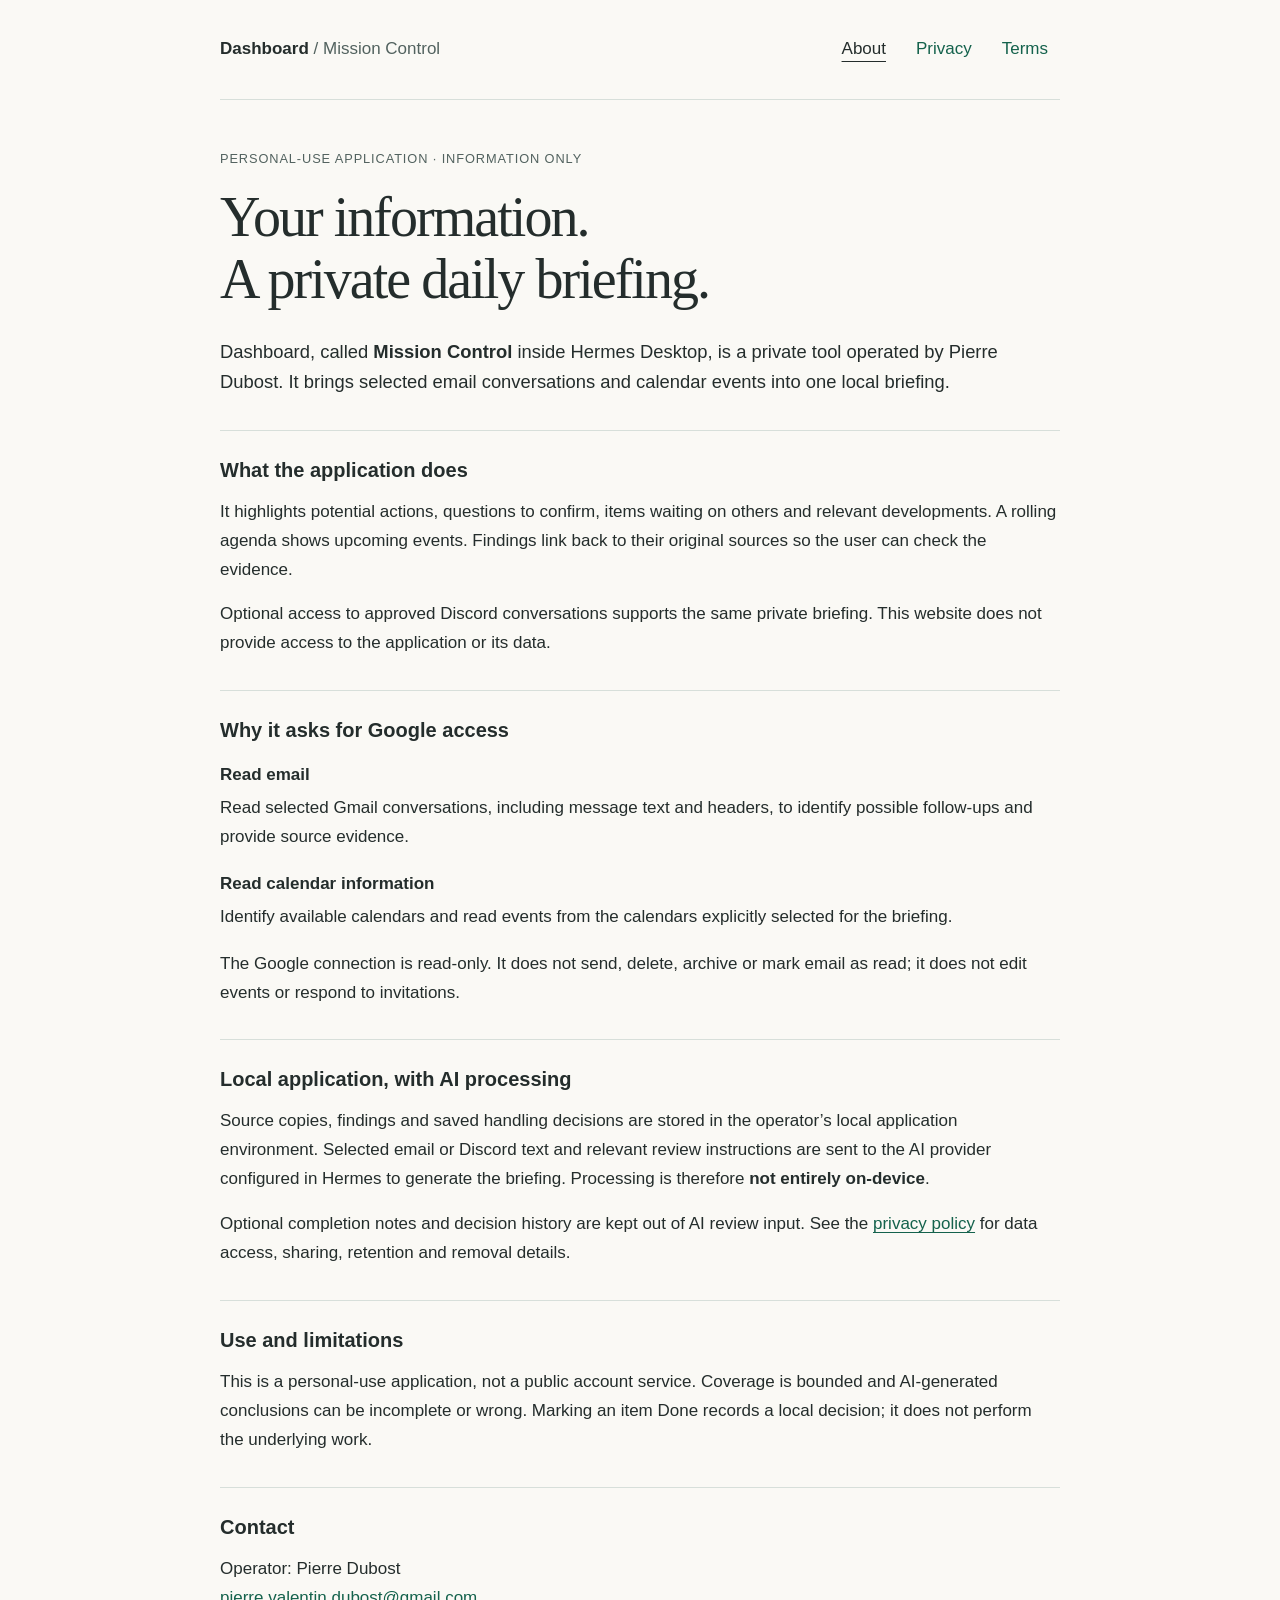
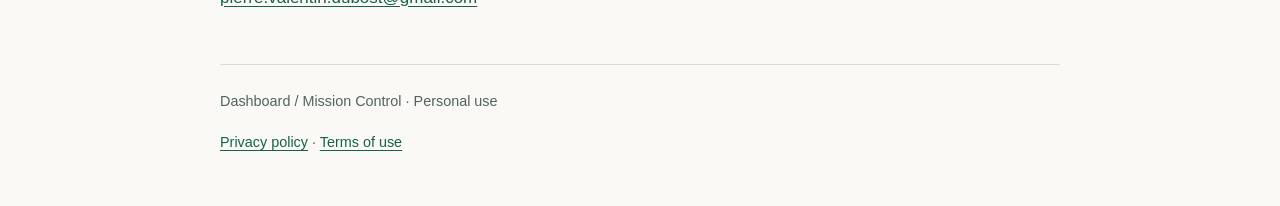
<file: index.html>
<!doctype html>
<html lang="en">
<head>
<meta charset="utf-8">
<meta name="viewport" content="width=device-width, initial-scale=1">
<meta name="description" content="Information about Dashboard, a private Mission Control briefing for Gmail, Google Calendar and optionally Discord.">
<title>Dashboard — Mission Control</title>
<link rel="stylesheet" href="style.css">
</head>
<body>
<a class="skip" href="#content">Skip to content</a>
<header><a class="brand" href="index.html">Dashboard <span>/ Mission Control</span></a><nav aria-label="Main navigation"><a href="index.html" aria-current="page">About</a><a href="privacy.html">Privacy</a><a href="terms.html">Terms</a></nav></header>
<main id="content">
<p class="eyebrow">Personal-use application · Information only</p>
<h1>Your information.<br>A private daily briefing.</h1>
<p class="lead">Dashboard, called <strong>Mission Control</strong> inside Hermes Desktop, is a private tool operated by Pierre Dubost. It brings selected email conversations and calendar events into one local briefing.</p>
<section><h2>What the application does</h2><p>It highlights potential actions, questions to confirm, items waiting on others and relevant developments. A rolling agenda shows upcoming events. Findings link back to their original sources so the user can check the evidence.</p><p>Optional access to approved Discord conversations supports the same private briefing. This website does not provide access to the application or its data.</p></section>
<section><h2>Why it asks for Google access</h2><dl><dt>Read email</dt><dd>Read selected Gmail conversations, including message text and headers, to identify possible follow-ups and provide source evidence.</dd><dt>Read calendar information</dt><dd>Identify available calendars and read events from the calendars explicitly selected for the briefing.</dd></dl><p>The Google connection is read-only. It does not send, delete, archive or mark email as read; it does not edit events or respond to invitations.</p></section>
<section><h2>Local application, with AI processing</h2><p>Source copies, findings and saved handling decisions are stored in the operator’s local application environment. Selected email or Discord text and relevant review instructions are sent to the AI provider configured in Hermes to generate the briefing. Processing is therefore <strong>not entirely on-device</strong>.</p><p>Optional completion notes and decision history are kept out of AI review input. See the <a href="privacy.html">privacy policy</a> for data access, sharing, retention and removal details.</p></section>
<section><h2>Use and limitations</h2><p>This is a personal-use application, not a public account service. Coverage is bounded and AI-generated conclusions can be incomplete or wrong. Marking an item Done records a local decision; it does not perform the underlying work.</p></section>
<section><h2>Contact</h2><p>Operator: Pierre Dubost<br><a href="mailto:pierre.valentin.dubost@gmail.com">pierre.valentin.dubost@gmail.com</a></p></section>
</main>
<footer><p>Dashboard / Mission Control · Personal use</p><p><a href="privacy.html">Privacy policy</a> · <a href="terms.html">Terms of use</a></p></footer>
</body>
</html>
</file>
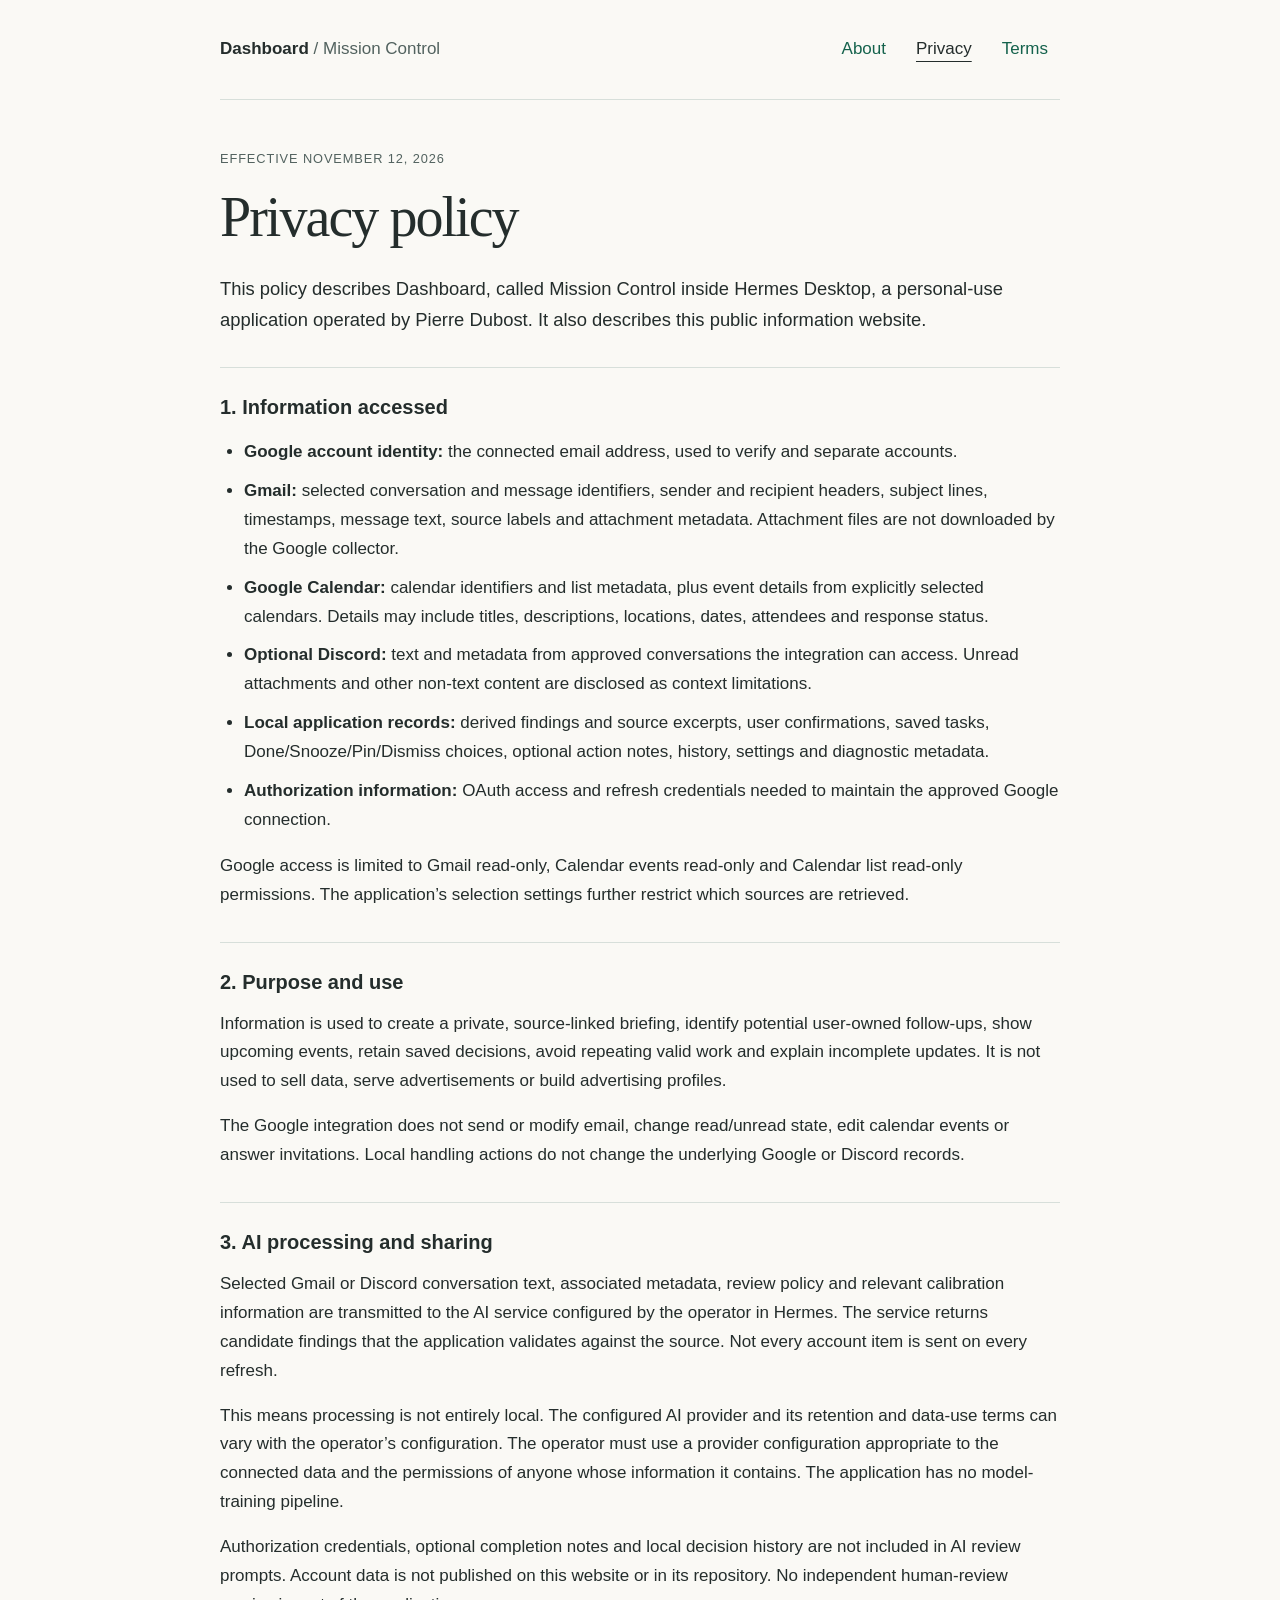
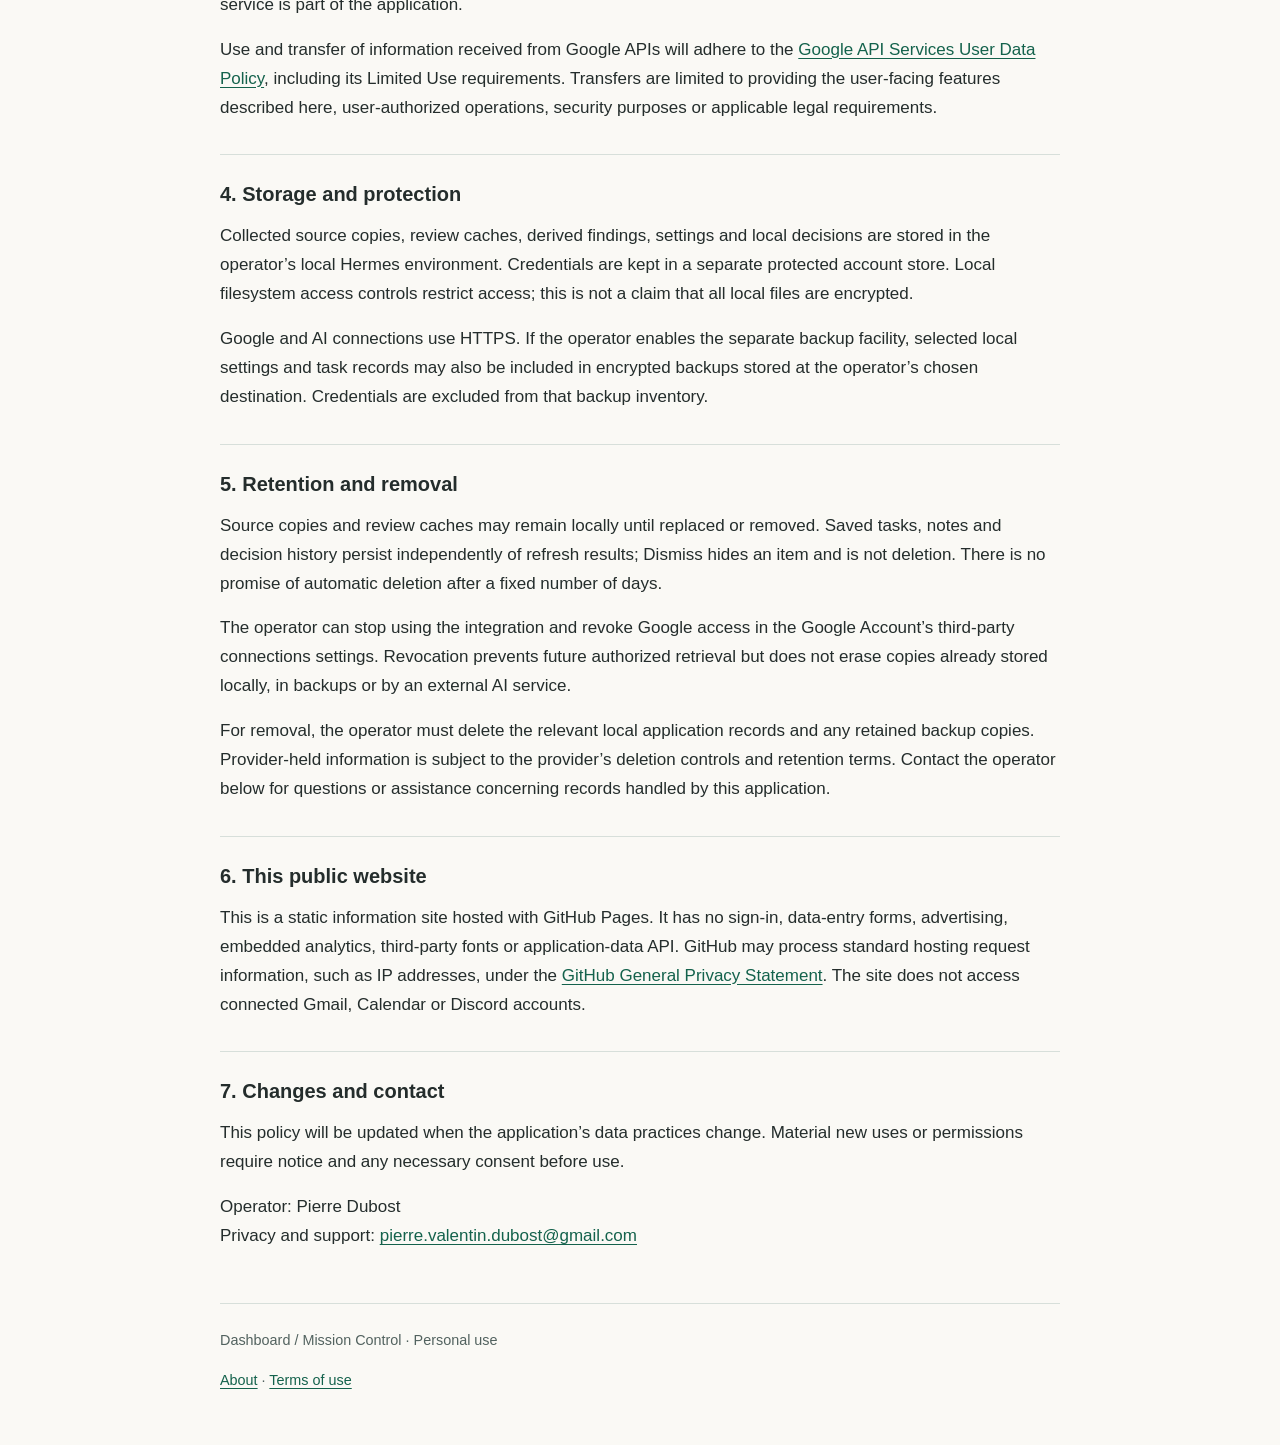
<file: privacy.html>
<!doctype html>
<html lang="en">
<head>
<meta charset="utf-8">
<meta name="viewport" content="width=device-width, initial-scale=1">
<meta name="description" content="How Dashboard / Mission Control accesses, uses, stores and shares information.">
<title>Privacy policy — Dashboard</title>
<link rel="stylesheet" href="style.css">
</head>
<body>
<a class="skip" href="#content">Skip to content</a>
<header><a class="brand" href="index.html">Dashboard <span>/ Mission Control</span></a><nav aria-label="Main navigation"><a href="index.html">About</a><a href="privacy.html" aria-current="page">Privacy</a><a href="terms.html">Terms</a></nav></header>
<main id="content">
<p class="eyebrow">Effective November 12, 2026</p>
<h1>Privacy policy</h1>
<p class="lead">This policy describes Dashboard, called Mission Control inside Hermes Desktop, a personal-use application operated by Pierre Dubost. It also describes this public information website.</p>
<section><h2>1. Information accessed</h2><ul><li><strong>Google account identity:</strong> the connected email address, used to verify and separate accounts.</li><li><strong>Gmail:</strong> selected conversation and message identifiers, sender and recipient headers, subject lines, timestamps, message text, source labels and attachment metadata. Attachment files are not downloaded by the Google collector.</li><li><strong>Google Calendar:</strong> calendar identifiers and list metadata, plus event details from explicitly selected calendars. Details may include titles, descriptions, locations, dates, attendees and response status.</li><li><strong>Optional Discord:</strong> text and metadata from approved conversations the integration can access. Unread attachments and other non-text content are disclosed as context limitations.</li><li><strong>Local application records:</strong> derived findings and source excerpts, user confirmations, saved tasks, Done/Snooze/Pin/Dismiss choices, optional action notes, history, settings and diagnostic metadata.</li><li><strong>Authorization information:</strong> OAuth access and refresh credentials needed to maintain the approved Google connection.</li></ul><p>Google access is limited to Gmail read-only, Calendar events read-only and Calendar list read-only permissions. The application’s selection settings further restrict which sources are retrieved.</p></section>
<section><h2>2. Purpose and use</h2><p>Information is used to create a private, source-linked briefing, identify potential user-owned follow-ups, show upcoming events, retain saved decisions, avoid repeating valid work and explain incomplete updates. It is not used to sell data, serve advertisements or build advertising profiles.</p><p>The Google integration does not send or modify email, change read/unread state, edit calendar events or answer invitations. Local handling actions do not change the underlying Google or Discord records.</p></section>
<section><h2>3. AI processing and sharing</h2><p>Selected Gmail or Discord conversation text, associated metadata, review policy and relevant calibration information are transmitted to the AI service configured by the operator in Hermes. The service returns candidate findings that the application validates against the source. Not every account item is sent on every refresh.</p><p>This means processing is not entirely local. The configured AI provider and its retention and data-use terms can vary with the operator’s configuration. The operator must use a provider configuration appropriate to the connected data and the permissions of anyone whose information it contains. The application has no model-training pipeline.</p><p>Authorization credentials, optional completion notes and local decision history are not included in AI review prompts. Account data is not published on this website or in its repository. No independent human-review service is part of the application.</p><p>Use and transfer of information received from Google APIs will adhere to the <a href="https://developers.google.com/terms/api-services-user-data-policy">Google API Services User Data Policy</a>, including its Limited Use requirements. Transfers are limited to providing the user-facing features described here, user-authorized operations, security purposes or applicable legal requirements.</p></section>
<section><h2>4. Storage and protection</h2><p>Collected source copies, review caches, derived findings, settings and local decisions are stored in the operator’s local Hermes environment. Credentials are kept in a separate protected account store. Local filesystem access controls restrict access; this is not a claim that all local files are encrypted.</p><p>Google and AI connections use HTTPS. If the operator enables the separate backup facility, selected local settings and task records may also be included in encrypted backups stored at the operator’s chosen destination. Credentials are excluded from that backup inventory.</p></section>
<section><h2>5. Retention and removal</h2><p>Source copies and review caches may remain locally until replaced or removed. Saved tasks, notes and decision history persist independently of refresh results; Dismiss hides an item and is not deletion. There is no promise of automatic deletion after a fixed number of days.</p><p>The operator can stop using the integration and revoke Google access in the Google Account’s third-party connections settings. Revocation prevents future authorized retrieval but does not erase copies already stored locally, in backups or by an external AI service.</p><p>For removal, the operator must delete the relevant local application records and any retained backup copies. Provider-held information is subject to the provider’s deletion controls and retention terms. Contact the operator below for questions or assistance concerning records handled by this application.</p></section>
<section><h2>6. This public website</h2><p>This is a static information site hosted with GitHub Pages. It has no sign-in, data-entry forms, advertising, embedded analytics, third-party fonts or application-data API. GitHub may process standard hosting request information, such as IP addresses, under the <a href="https://docs.github.com/en/site-policy/privacy-policies/github-general-privacy-statement">GitHub General Privacy Statement</a>. The site does not access connected Gmail, Calendar or Discord accounts.</p></section>
<section><h2>7. Changes and contact</h2><p>This policy will be updated when the application’s data practices change. Material new uses or permissions require notice and any necessary consent before use.</p><p>Operator: Pierre Dubost<br>Privacy and support: <a href="mailto:pierre.valentin.dubost@gmail.com">pierre.valentin.dubost@gmail.com</a></p></section>
</main>
<footer><p>Dashboard / Mission Control · Personal use</p><p><a href="index.html">About</a> · <a href="terms.html">Terms of use</a></p></footer>
</body>
</html>
</file>
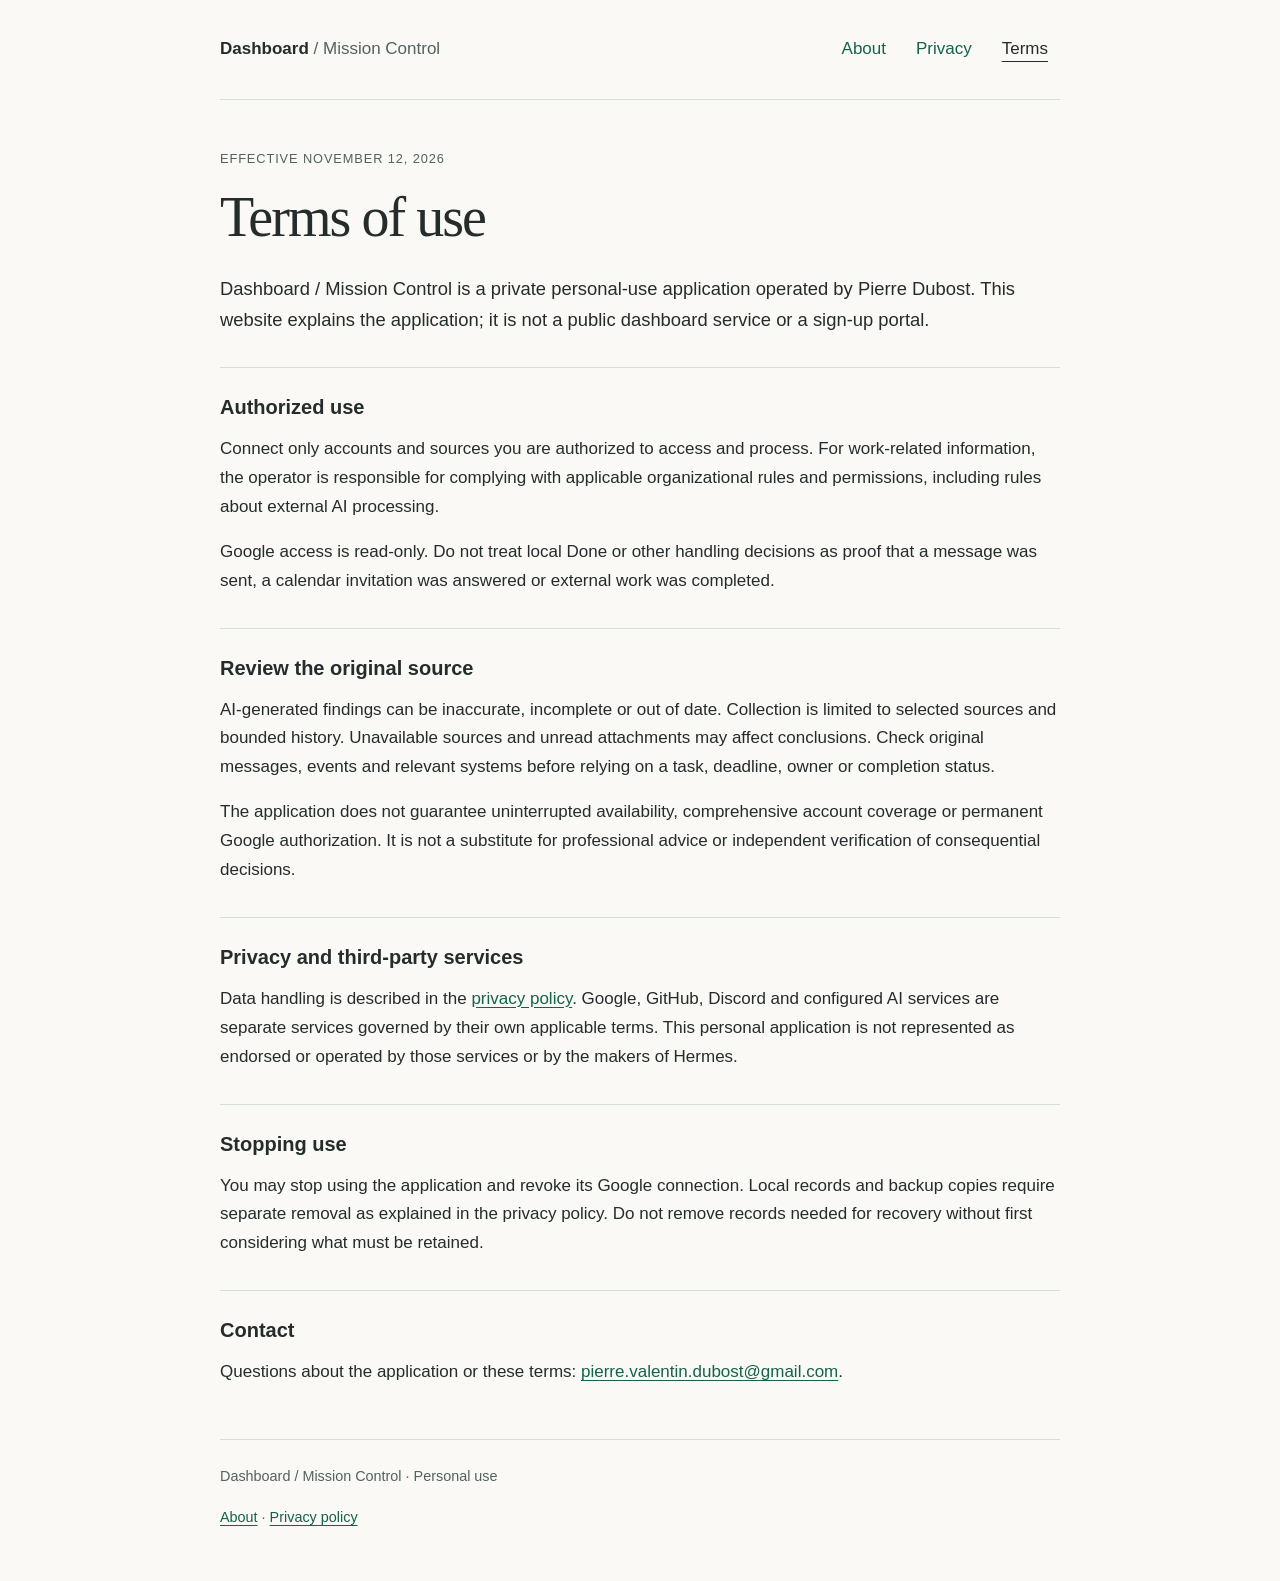
<file: terms.html>
<!doctype html>
<html lang="en">
<head>
<meta charset="utf-8">
<meta name="viewport" content="width=device-width, initial-scale=1">
<meta name="description" content="Use and limitations of the private Dashboard / Mission Control application.">
<title>Terms of use — Dashboard</title>
<link rel="stylesheet" href="style.css">
</head>
<body>
<a class="skip" href="#content">Skip to content</a>
<header><a class="brand" href="index.html">Dashboard <span>/ Mission Control</span></a><nav aria-label="Main navigation"><a href="index.html">About</a><a href="privacy.html">Privacy</a><a href="terms.html" aria-current="page">Terms</a></nav></header>
<main id="content">
<p class="eyebrow">Effective November 12, 2026</p>
<h1>Terms of use</h1>
<p class="lead">Dashboard / Mission Control is a private personal-use application operated by Pierre Dubost. This website explains the application; it is not a public dashboard service or a sign-up portal.</p>
<section><h2>Authorized use</h2><p>Connect only accounts and sources you are authorized to access and process. For work-related information, the operator is responsible for complying with applicable organizational rules and permissions, including rules about external AI processing.</p><p>Google access is read-only. Do not treat local Done or other handling decisions as proof that a message was sent, a calendar invitation was answered or external work was completed.</p></section>
<section><h2>Review the original source</h2><p>AI-generated findings can be inaccurate, incomplete or out of date. Collection is limited to selected sources and bounded history. Unavailable sources and unread attachments may affect conclusions. Check original messages, events and relevant systems before relying on a task, deadline, owner or completion status.</p><p>The application does not guarantee uninterrupted availability, comprehensive account coverage or permanent Google authorization. It is not a substitute for professional advice or independent verification of consequential decisions.</p></section>
<section><h2>Privacy and third-party services</h2><p>Data handling is described in the <a href="privacy.html">privacy policy</a>. Google, GitHub, Discord and configured AI services are separate services governed by their own applicable terms. This personal application is not represented as endorsed or operated by those services or by the makers of Hermes.</p></section>
<section><h2>Stopping use</h2><p>You may stop using the application and revoke its Google connection. Local records and backup copies require separate removal as explained in the privacy policy. Do not remove records needed for recovery without first considering what must be retained.</p></section>
<section><h2>Contact</h2><p>Questions about the application or these terms: <a href="mailto:pierre.valentin.dubost@gmail.com">pierre.valentin.dubost@gmail.com</a>.</p></section>
</main>
<footer><p>Dashboard / Mission Control · Personal use</p><p><a href="index.html">About</a> · <a href="privacy.html">Privacy policy</a></p></footer>
</body>
</html>
</file>
<file: style.css>
:root{color-scheme:light;--paper:#faf9f5;--ink:#242d2c;--muted:#52625f;--line:#d7dfda;--link:#14624c}*{box-sizing:border-box}body{margin:0;background:var(--paper);color:var(--ink);font-family:"Segoe UI",Arial,sans-serif;font-size:17px;line-height:1.7}header,main,footer{width:min(100% - 40px,840px);margin-inline:auto}header{display:flex;align-items:center;justify-content:space-between;gap:16px;padding-block:25px;border-bottom:1px solid var(--line)}.brand{font-weight:650;color:var(--ink);text-decoration:none}.brand span{font-weight:400;color:var(--muted)}nav{display:flex;gap:6px;flex-wrap:wrap}nav a{padding:10px 12px;text-decoration:none;min-height:44px}nav a[aria-current]{color:var(--ink);text-decoration:underline;text-underline-offset:7px}main{padding-block:48px 36px}h1{font-family:Georgia,"Times New Roman",serif;font-weight:400;font-size:clamp(2.2rem,6vw,3.5rem);letter-spacing:-.035em;line-height:1.12;margin:12px 0 26px}h2{font-size:1.25rem;font-weight:650;line-height:1.35;margin:0 0 14px}.eyebrow{font-size:.8rem;letter-spacing:.07em;text-transform:uppercase;color:var(--muted);margin:0 0 16px}.lead{font-size:1.15rem;line-height:1.65}section{border-top:1px solid var(--line);padding-top:26px;margin-top:32px}p{margin:0 0 16px}a{color:var(--link);text-underline-offset:3px;overflow-wrap:anywhere}a:hover{text-decoration-thickness:2px}a:focus-visible{outline:3px solid var(--link);outline-offset:4px}dt{font-weight:650}dd{margin:4px 0 18px}li{margin-block:10px}ul{padding-left:24px}footer{padding-block:24px 36px;border-top:1px solid var(--line);color:var(--muted);font-size:.9rem}.skip{position:absolute;top:-100px;left:12px;padding:12px;background:white;z-index:5}.skip:focus{top:12px}@media(max-width:620px){header{align-items:flex-start;flex-direction:column;padding-block:18px;gap:8px}header,main,footer{width:calc(100% - 32px)}main{padding-block:32px}nav a:first-child{padding-left:0}.brand span{display:inline}section{margin-top:26px}}@media print{body{background:white;font-size:12pt}header,main,footer{width:100%;max-width:none}nav,.skip{display:none}main{padding-block:20px}h1{font-size:26pt}section{break-inside:avoid}a{color:inherit}}
</file>
